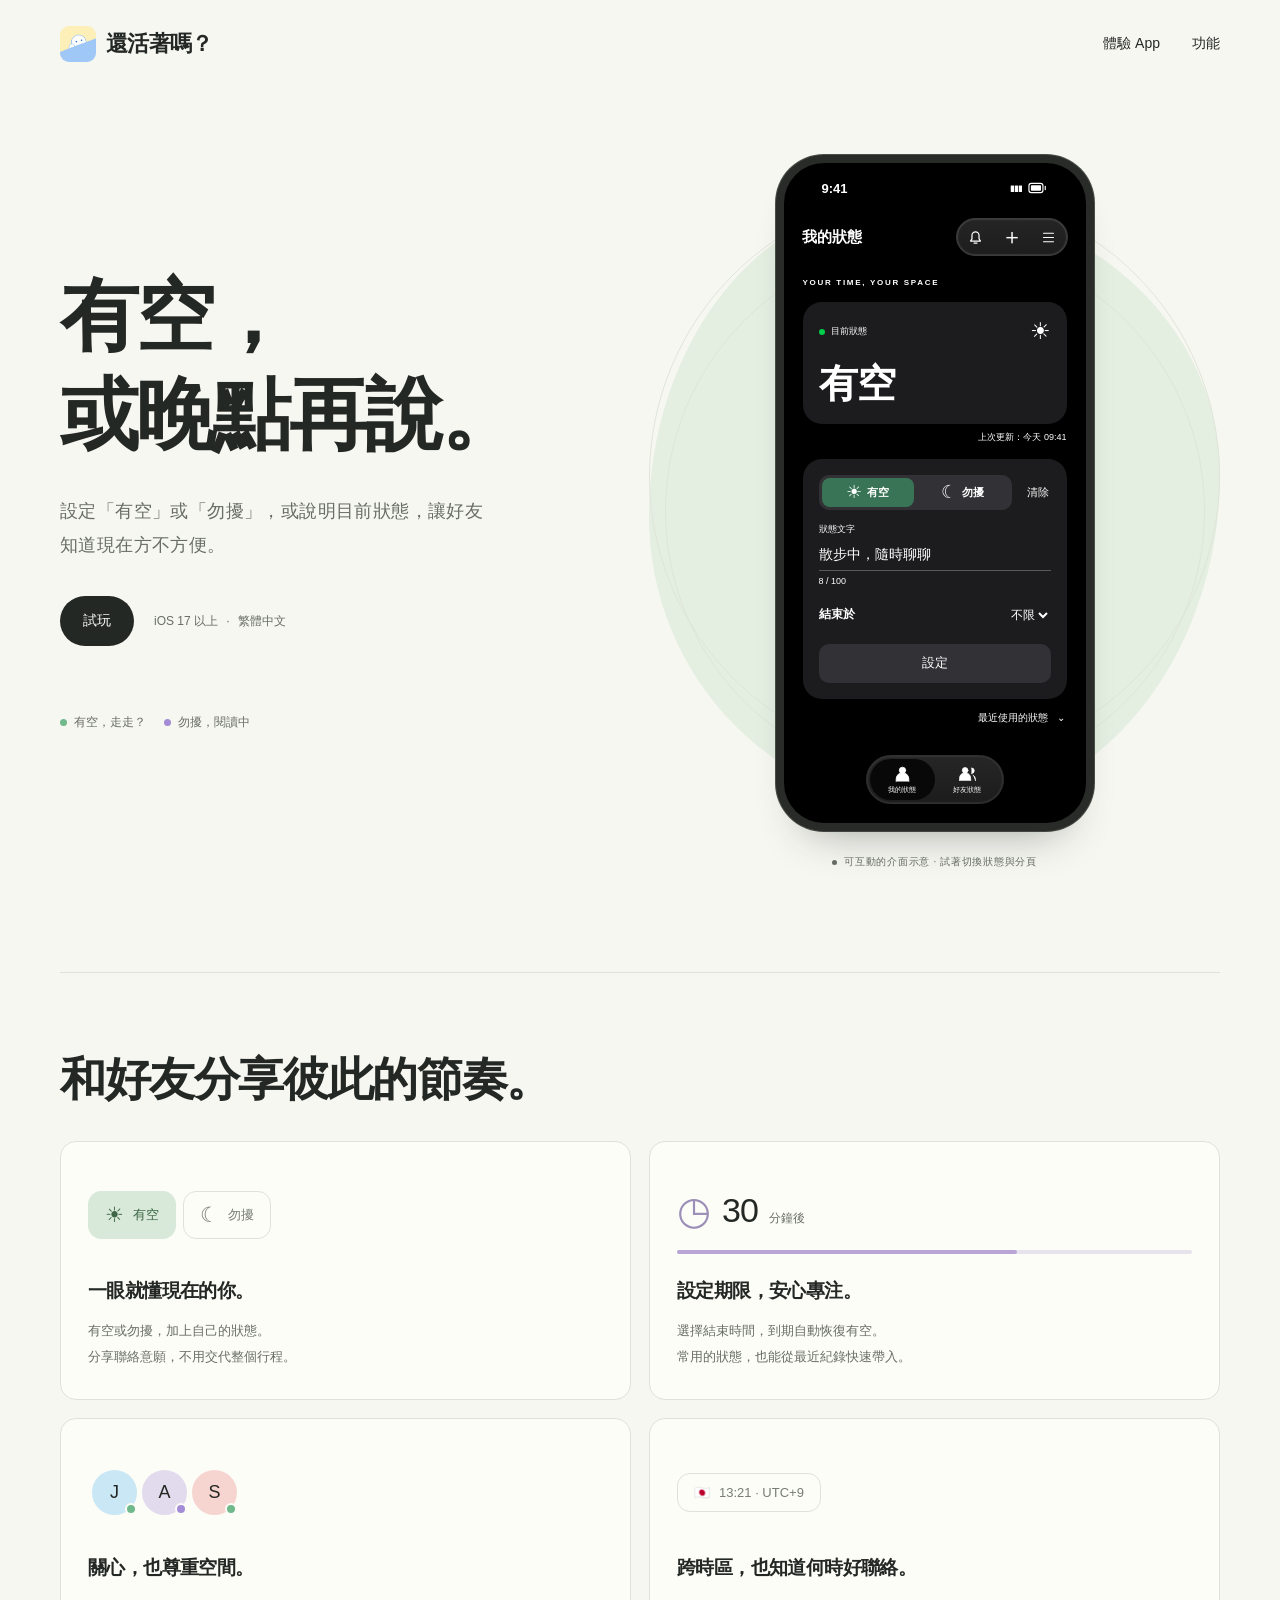
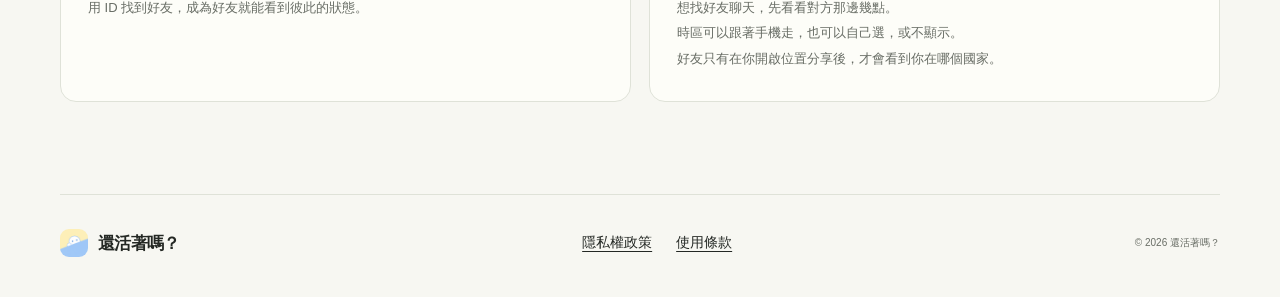
<file: index.html>
<!doctype html>
<html lang="zh-Hant">

<head>
  <meta charset="utf-8">
  <meta name="viewport" content="width=device-width, initial-scale=1">
  <meta name="theme-color" content="#f7f7f2">
  <meta name="description" content="還活著嗎？讓你用有空、勿擾與一句狀態，和好友分享何時方便聯絡。留一點時間，給自己。">
  <meta property="og:title" content="還活著嗎？｜和好友分享何時方便聯絡">
  <meta property="og:description" content="讓好友知道，什麼時候是剛剛好的時候。iOS 聯絡狀態分享 App。">
  <meta property="og:type" content="website">
  <title>還活著嗎？｜和好友分享何時方便聯絡</title>
  <link rel="icon" type="image/png" href="assets/app-icon.png">
  <link rel="stylesheet" href="styles.css">
  <script src="script.js" defer></script>
</head>

<body>
  <a class="skip-link" href="#main">跳至主要內容</a>
  <header class="site-header wrap">
    <a class="brand" href="#" aria-label="還活著嗎？首頁"><img src="assets/app-icon.png" width="36" height="36"
        alt=""><span>還活著嗎？</span></a>
    <nav aria-label="主要導覽"><a class="nav-demo" href="#demo">體驗 App</a><a href="#features">功能</a></nav>
  </header>

  <main id="main">
    <section class="hero wrap" aria-labelledby="hero-title">
      <div class="hero-copy">
        <h1 id="hero-title">有空，<br>或晚點再說。</h1>
        <p class="intro">設定「有空」或「勿擾」，或說明目前狀態，讓好友知道現在方不方便。</p>
        <div class="hero-actions"><a class="button primary" href="#demo">試玩</a><span class="platform">iOS 17 以上 <span
              aria-hidden="true">·</span> 繁體中文</span></div>
        <div class="status-notes" aria-label="狀態範例"><span><i class="dot green"></i>有空，走走？</span><span><i
              class="dot purple"></i>勿擾，閱讀中</span></div>
      </div>

      <div class="showcase" id="demo">
        <div class="orbit orbit-one" aria-hidden="true"></div>
        <div class="orbit orbit-two" aria-hidden="true"></div>
        <div class="phone" aria-label="還活著嗎？ 互動介面示意">
          <div class="phone-screen">
            <div class="device-status" aria-hidden="true"><span>9:41</span><span class="island"></span><span
                class="device-signals">▮▮▮ <svg viewBox="0 0 24 18">
                  <rect x="1" y="3" width="18" height="12" rx="3" />
                  <rect x="3.5" y="5.5" width="13" height="7" rx="1" style="fill:currentColor;stroke:none" />
                  <path d="M22 7v4" />
                </svg></span></div>
            <div class="app-header">
              <h2 id="app-title">我的狀態</h2><span class="app-tools" aria-hidden="true"><svg viewBox="0 0 24 24">
                  <path d="M5 17h14l-2-3V9a5 5 0 0 0-10 0v5zm5 3h4" />
                </svg><span>＋</span><svg viewBox="0 0 24 24">
                  <path d="M5 6h14M5 12h14M5 18h14" />
                </svg></span>
            </div>
            <div class="app-page" id="status-panel" role="tabpanel" aria-labelledby="status-tab">
              <p class="app-slogan">YOUR TIME, YOUR SPACE</p>
              <div class="current-card" id="current-card">
                <div class="current-caption"><span><i class="dot green" id="current-dot"></i>目前狀態</span><span
                    class="status-symbol" id="current-symbol" aria-hidden="true">☀</span></div>
                <div class="current-state" id="current-state">有空</div>
                <p id="current-message"></p>
              </div>
              <p class="last-update" id="last-update">上次更新：今天 09:41</p>
              <div class="editor-card">
                <div class="availability-row">
                  <fieldset class="availability">
                    <legend class="sr-only">選擇狀態</legend><label class="status-option available"><input type="radio"
                        name="availability" value="available" checked><span><b aria-hidden="true">☀</b>
                        有空</span></label><label class="status-option dnd"><input type="radio" name="availability"
                        value="dnd"><span><b aria-hidden="true">☾</b> 勿擾</span></label>
                  </fieldset><button class="clear-status" id="clear-status" type="button">清除</button>
                </div>
                <label class="message-label" for="demo-message">狀態文字</label><input id="demo-message" type="text"
                  value="散步中，隨時聊聊" maxlength="100" autocomplete="off"><span class="character-count"
                  id="character-count">9 / 100</span>
                <div class="end-time"><label for="demo-duration">結束於</label><select id="demo-duration">
                    <option value="30">30 分鐘後</option>
                    <option value="60">1 小時後</option>
                    <option value="120">2 小時後</option>
                    <option value="none" selected>不限</option>
                  </select></div>
                <button class="publish-button" id="publish-status" type="button">設定</button>
              </div>
              <details class="recent-status">
                <summary>最近使用的狀態</summary><button type="button" id="restore-status">散步中，隨時聊聊</button>
              </details>
              <p class="demo-feedback" id="demo-feedback" role="status">預覽中的資料不會保存或傳送</p>
            </div>
            <div class="app-page friends-page" id="friends-panel" role="tabpanel" aria-labelledby="friends-tab" hidden>

              <p class="friend-section-label">好友（3）</p>
              <div class="friend-list">
                <div class="friend-card"><span class="avatar lavender">Y<span id="self-symbol"
                      class="friend-icon available-text" aria-hidden="true">☀</span></span>
                  <div>
                    <div class="friend-heading">
                      <h3>我 <span id="self-state" class="friend-state available-text">有空</span></h3>
                      <div class="friend-location"><span role="img" aria-label="台灣">🇹🇼</span><time
                          data-time-zone="Asia/Taipei"></time></div>
                    </div>
                    <p id="self-message">散步中，隨時聊聊</p>
                  </div>
                </div>
                <div class="friend-card"><span class="avatar mint">J<span class="friend-icon available-text"
                      aria-hidden="true">☀</span></span>
                  <div>
                    <div class="friend-heading">
                      <h3>Jamie <span class="friend-state available-text">有空</span></h3>
                      <div class="friend-location"><span role="img" aria-label="日本">🇯🇵</span><time
                          data-time-zone="Asia/Tokyo"></time></div>
                    </div>
                    <p>咖啡時間，來聊聊？</p>
                  </div>
                </div>
                <div class="friend-card"><span class="avatar lavender">A<span class="friend-icon dnd-text"
                      aria-hidden="true">☾</span></span>
                  <div>
                    <div class="friend-heading">
                      <h3>Alex <span class="friend-state dnd-text">勿擾</span></h3>
                      <div class="friend-location"><span role="img" aria-label="美國">🇺🇸</span><time
                          data-time-zone="America/Los_Angeles"></time></div>
                    </div>
                    <p>專心閱讀中</p><span class="friend-time">30 分鐘後結束</span>
                  </div>
                </div>
                <div class="friend-card"><span class="avatar sand">S<span class="friend-icon available-text"
                      aria-hidden="true">☀</span></span>
                  <div>
                    <div class="friend-heading">
                      <h3>Sam <span class="friend-state available-text">有空</span></h3>
                      <div class="friend-location"><span role="img" aria-label="英國">🇬🇧</span><time
                          data-time-zone="Europe/London"></time></div>
                    </div>
                    <p>今天想去走走</p>
                  </div>
                </div>
              </div>
              <div class="friends-note"><span aria-hidden="true">♡</span>
                <p>知道彼此的節奏，<br>聯繫也能輕鬆一點。</p>
              </div>

            </div>
            <div class="app-tabs" role="tablist" aria-label="介面示意分頁"><button id="status-tab" class="app-tab" role="tab"
                aria-selected="true" aria-controls="status-panel" tabindex="0"><svg viewBox="0 0 24 24"
                  aria-hidden="true">
                  <circle cx="12" cy="8" r="4" />
                  <path d="M4 22v-3a8 8 0 0 1 16 0v3" />
                </svg>我的狀態</button><button id="friends-tab" class="app-tab" role="tab" aria-selected="false"
                aria-controls="friends-panel" tabindex="-1"><svg viewBox="0 0 24 24" aria-hidden="true">
                  <circle cx="9" cy="8" r="3.5" />
                  <path d="M2 21v-3a7 7 0 0 1 14 0v3M17 5a3.5 3.5 0 0 1 0 7m2 2a6 6 0 0 1 3 5v2" />
                </svg>好友狀態</button></div>
            <div class="home-indicator" aria-hidden="true"></div>
          </div>
        </div>
        <p class="showcase-caption"><span class="caption-dot" aria-hidden="true"></span> 可互動的介面示意 · 試著切換狀態與分頁</p>
      </div>
    </section>


    <section class="features wrap" id="features" aria-labelledby="features-title">
      <h2 id="features-title">和好友分享彼此的節奏。</h2>
      <div class="feature-grid">
        <article class="feature-card">
          <div class="mini-status" aria-hidden="true"><span class="mini-pill active"><span>☀</span> 有空</span><span
              class="mini-pill"><span>☾</span> 勿擾</span></div>
          <h3>一眼就懂現在的你。</h3>
          <p>有空或勿擾，加上自己的狀態。<br>分享聯絡意願，不用交代整個行程。</p>
        </article>
        <article class="feature-card">
          <div class="mini-timer" aria-hidden="true"><span class="timer-symbol">◷</span><span>30
              <small>分鐘後</small></span><span class="timer-line"></span></div>
          <h3>設定期限，安心專注。</h3>
          <p>選擇結束時間，到期自動恢復有空。<br>常用的狀態，也能從最近紀錄快速帶入。</p>
        </article>
        <article class="feature-card">
          <div class="mini-people" aria-hidden="true"><span class="person-circle mint">J<i
                class="dot green"></i></span><span class="person-circle lavender">A<i
                class="dot purple"></i></span><span class="person-circle sand">S<i class="dot green"></i></span></div>
          <h3>關心，也尊重空間。</h3>
          <p>用 ID 找到好友，成為好友就能看到彼此的狀態。</p>
        </article>
        <article class="feature-card timezone-feature">
          <div class="mini-timezone" aria-hidden="true">
            <span class="mini-pill">🇯🇵 <span class="mini-timezone-clock">13:21 · UTC+9</span></span>
          </div>
          <h3>跨時區，也知道何時好聯絡。</h3>
          <p>想找好友聊天，先看看對方那邊幾點。<br>時區可以跟著手機走，也可以自己選，或不顯示。<br>好友只有在你開啟位置分享後，才會看到你在哪個國家。</p>
        </article>
      </div>
    </section>
  </main>
  <footer class="site-footer wrap"><a class="brand" href="#"><img src="assets/app-icon.png" width="28" height="28"
        alt=""><span>還活著嗎？</span></a>
    <nav class="policy-links" aria-label="政策與條款"><a href="privacy.html">隱私權政策</a><a
        href="terms_conditions.html">使用條款</a></nav><small>© <span id="year">2026</span> 還活著嗎？</small>
  </footer>
</body>

</html>
</file>
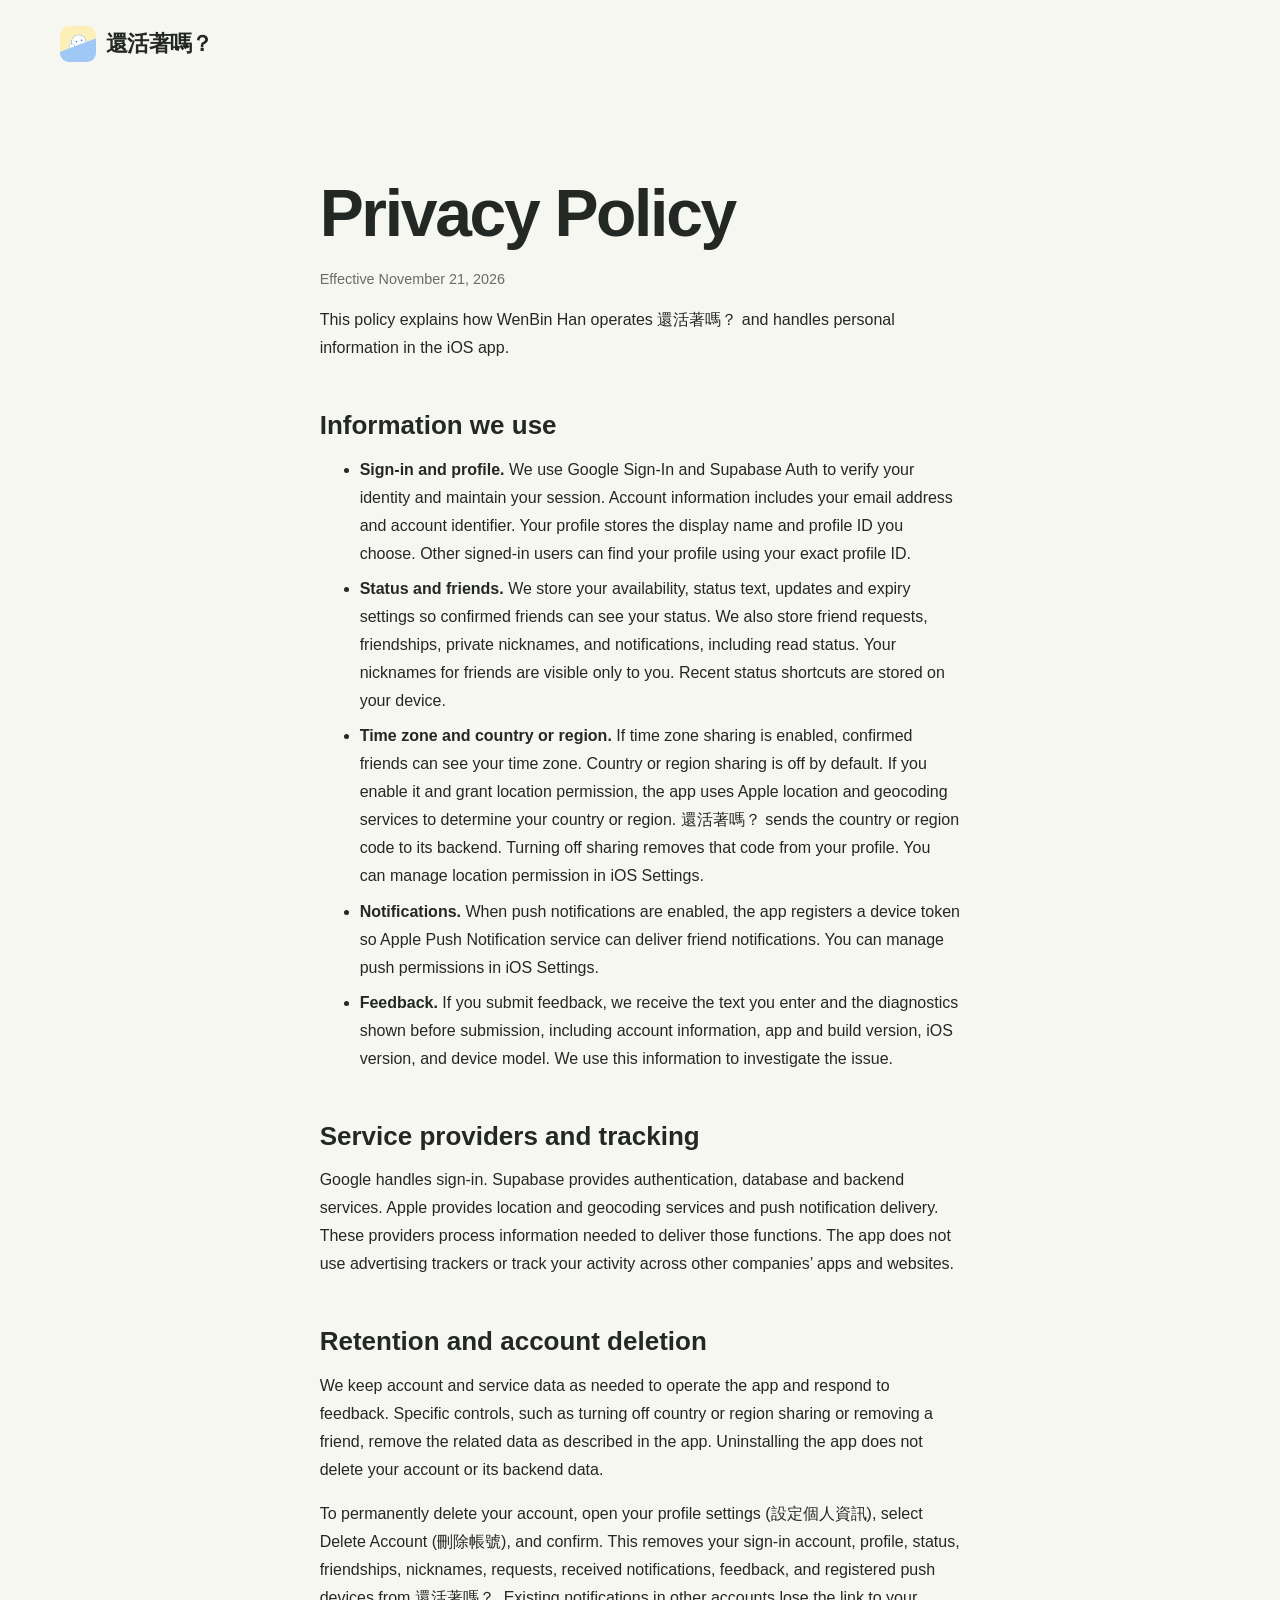
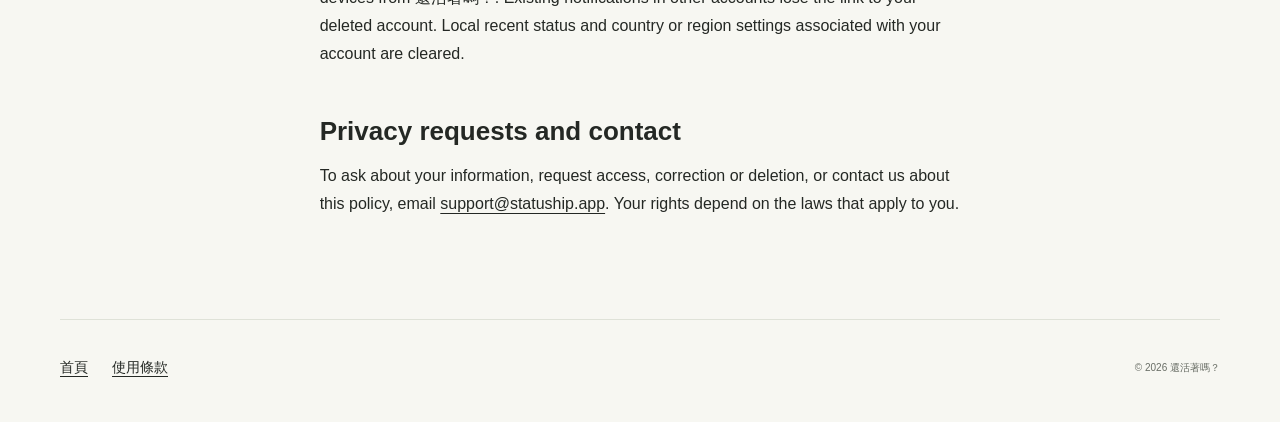
<file: privacy.html>
<!doctype html>
<html lang="en">
<head>
  <meta charset="utf-8">
  <meta name="viewport" content="width=device-width, initial-scale=1">
  <title>Privacy Policy | 還活著嗎？</title>
  <link rel="icon" href="assets/app-icon.png">
  <link rel="stylesheet" href="styles.css">
</head>
<body>
  <a class="skip-link" href="#main">Skip to content</a>
  <header class="site-header wrap">
    <a class="brand" href="index.html" aria-label="還活著嗎？ home">
      <img src="assets/app-icon.png" width="36" height="36" alt="">
      <span lang="zh-Hant">還活著嗎？</span>
    </a>
  </header>
  <main class="policy-page wrap" id="main">
    <h1>Privacy Policy</h1>
    <p class="policy-date">Effective <time datetime="2026-11-21">November 21, 2026</time></p>
    <p>This policy explains how WenBin Han operates 還活著嗎？ and handles personal information in the iOS app.</p>

    <h2>Information we use</h2>
    <ul>
      <li><strong>Sign-in and profile.</strong> We use Google Sign-In and Supabase Auth to verify your identity and maintain your session. Account information includes your email address and account identifier. Your profile stores the display name and profile ID you choose. Other signed-in users can find your profile using your exact profile ID.</li>
      <li><strong>Status and friends.</strong> We store your availability, status text, updates and expiry settings so confirmed friends can see your status. We also store friend requests, friendships, private nicknames, and notifications, including read status. Your nicknames for friends are visible only to you. Recent status shortcuts are stored on your device.</li>
      <li><strong>Time zone and country or region.</strong> If time zone sharing is enabled, confirmed friends can see your time zone. Country or region sharing is off by default. If you enable it and grant location permission, the app uses Apple location and geocoding services to determine your country or region. 還活著嗎？ sends the country or region code to its backend. Turning off sharing removes that code from your profile. You can manage location permission in iOS Settings.</li>
      <li><strong>Notifications.</strong> When push notifications are enabled, the app registers a device token so Apple Push Notification service can deliver friend notifications. You can manage push permissions in iOS Settings.</li>
      <li><strong>Feedback.</strong> If you submit feedback, we receive the text you enter and the diagnostics shown before submission, including account information, app and build version, iOS version, and device model. We use this information to investigate the issue.</li>
    </ul>

    <h2>Service providers and tracking</h2>
    <p>Google handles sign-in. Supabase provides authentication, database and backend services. Apple provides location and geocoding services and push notification delivery. These providers process information needed to deliver those functions. The app does not use advertising trackers or track your activity across other companies’ apps and websites.</p>

    <h2>Retention and account deletion</h2>
    <p>We keep account and service data as needed to operate the app and respond to feedback. Specific controls, such as turning off country or region sharing or removing a friend, remove the related data as described in the app. Uninstalling the app does not delete your account or its backend data.</p>
    <p>To permanently delete your account, open your profile settings (設定個人資訊), select Delete Account (刪除帳號), and confirm. This removes your sign-in account, profile, status, friendships, nicknames, requests, received notifications, feedback, and registered push devices from 還活著嗎？. Existing notifications in other accounts lose the link to your deleted account. Local recent status and country or region settings associated with your account are cleared.</p>

    <h2>Privacy requests and contact</h2>
    <p>To ask about your information, request access, correction or deletion, or contact us about this policy, email <a href="mailto:support@statuship.app">support@statuship.app</a>. Your rights depend on the laws that apply to you.</p>
  </main>
  <footer class="site-footer wrap">
    <nav class="policy-links" aria-label="Site policies">
      <a href="index.html">首頁</a>
      <a href="terms_conditions.html">使用條款</a>
    </nav>
    <small>© 2026 還活著嗎？</small>
  </footer>
</body>
</html>
</file>
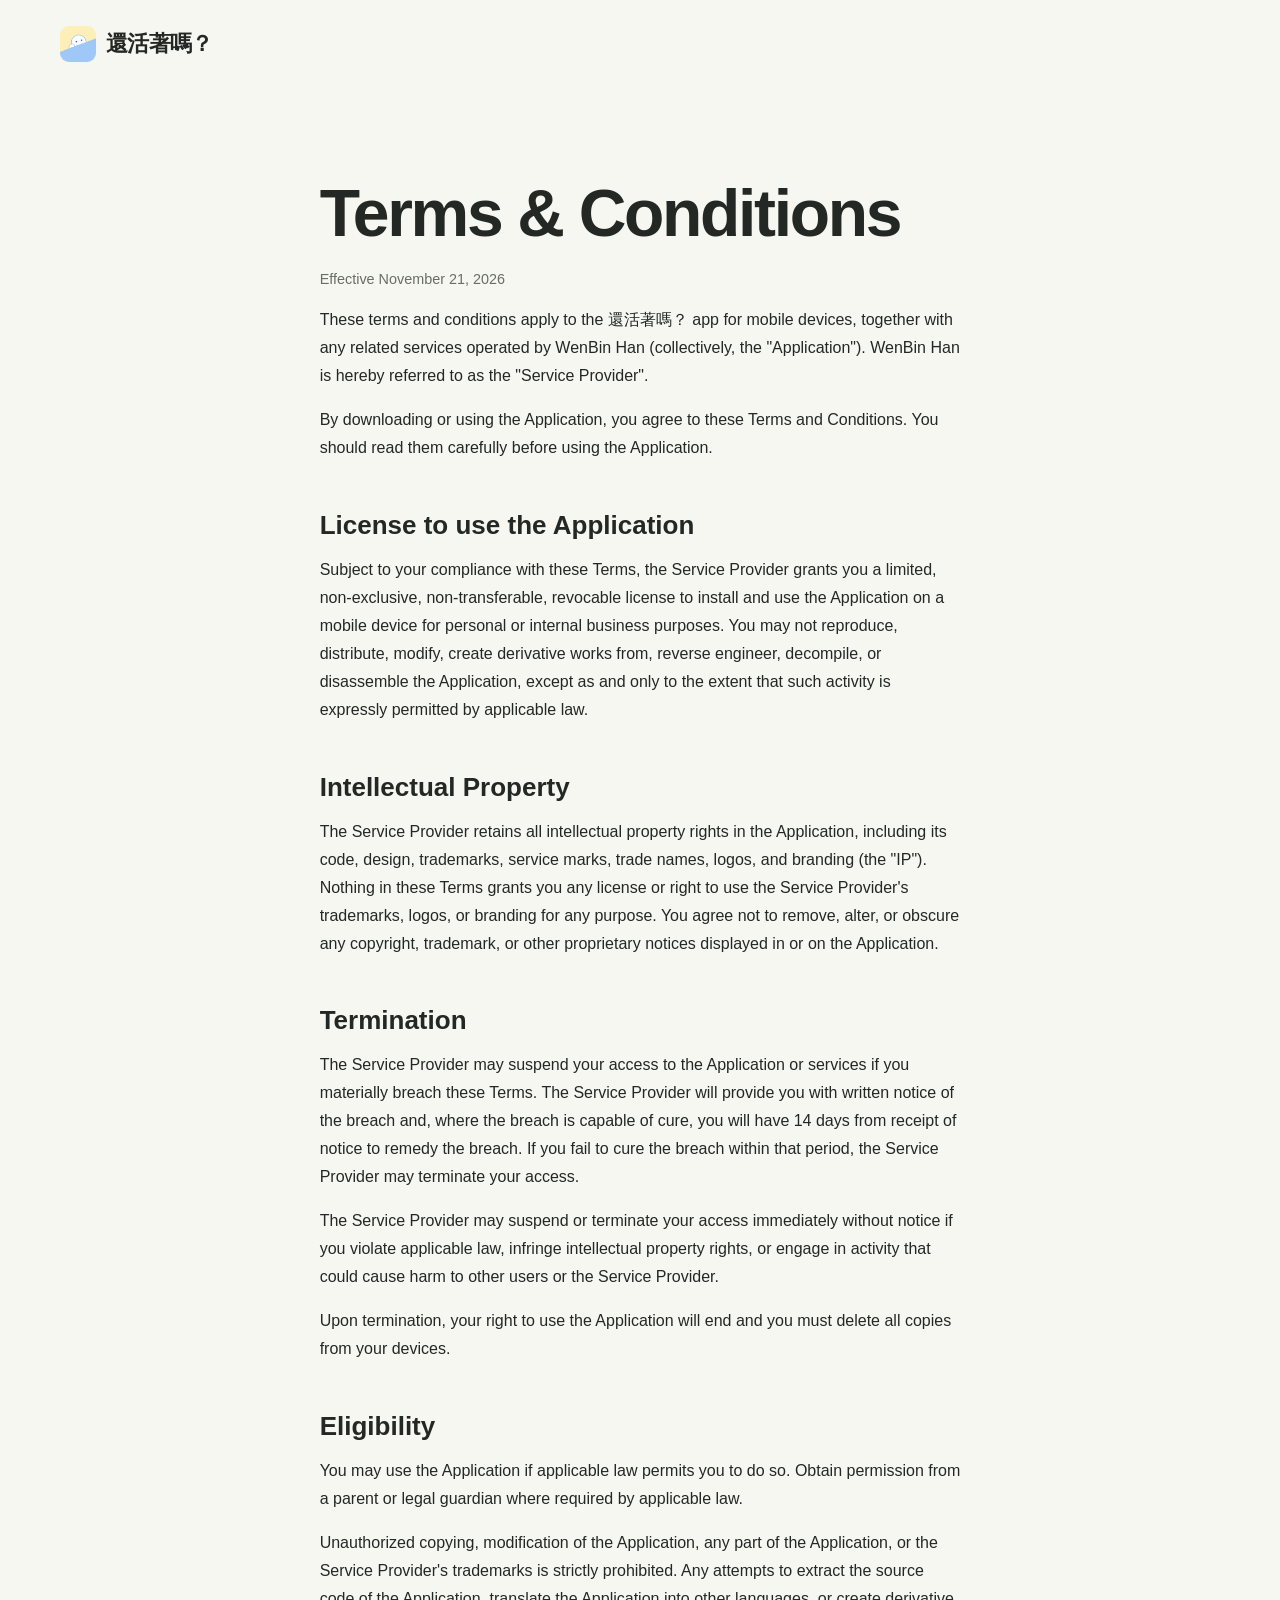
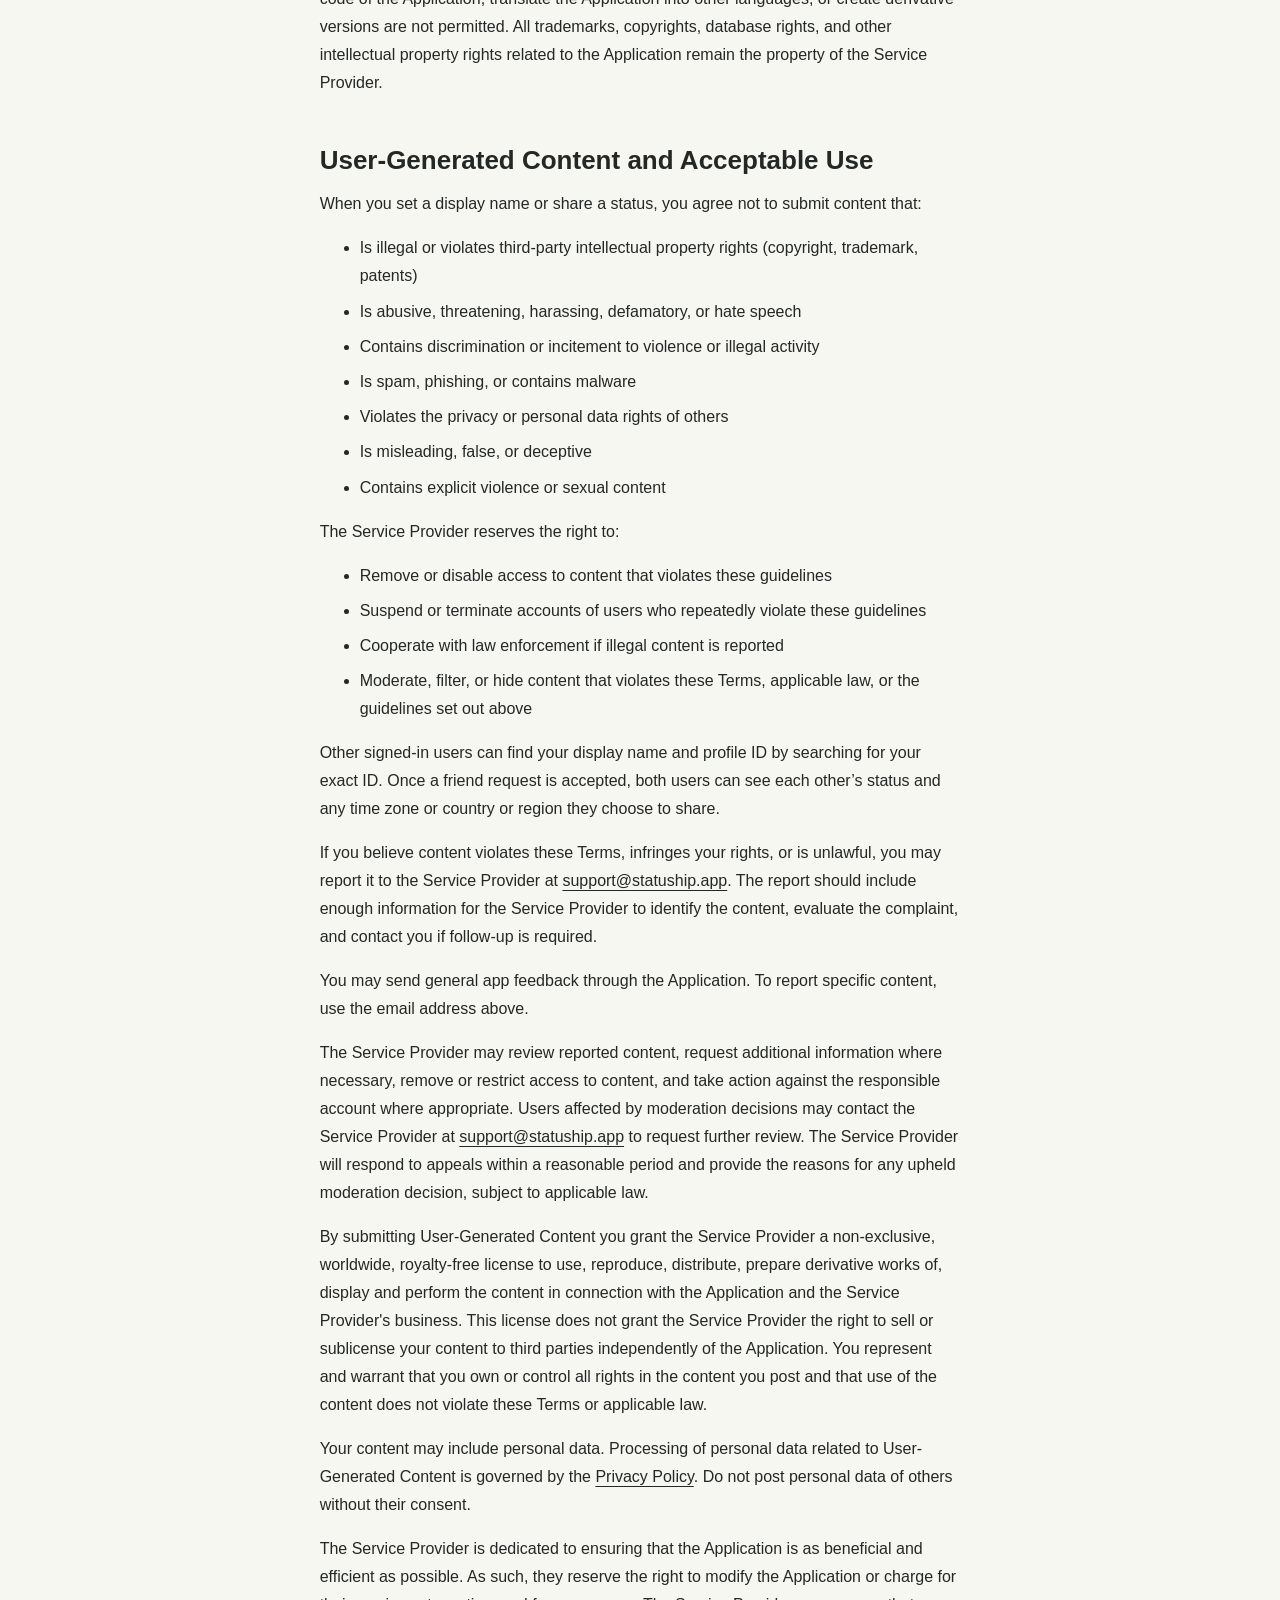
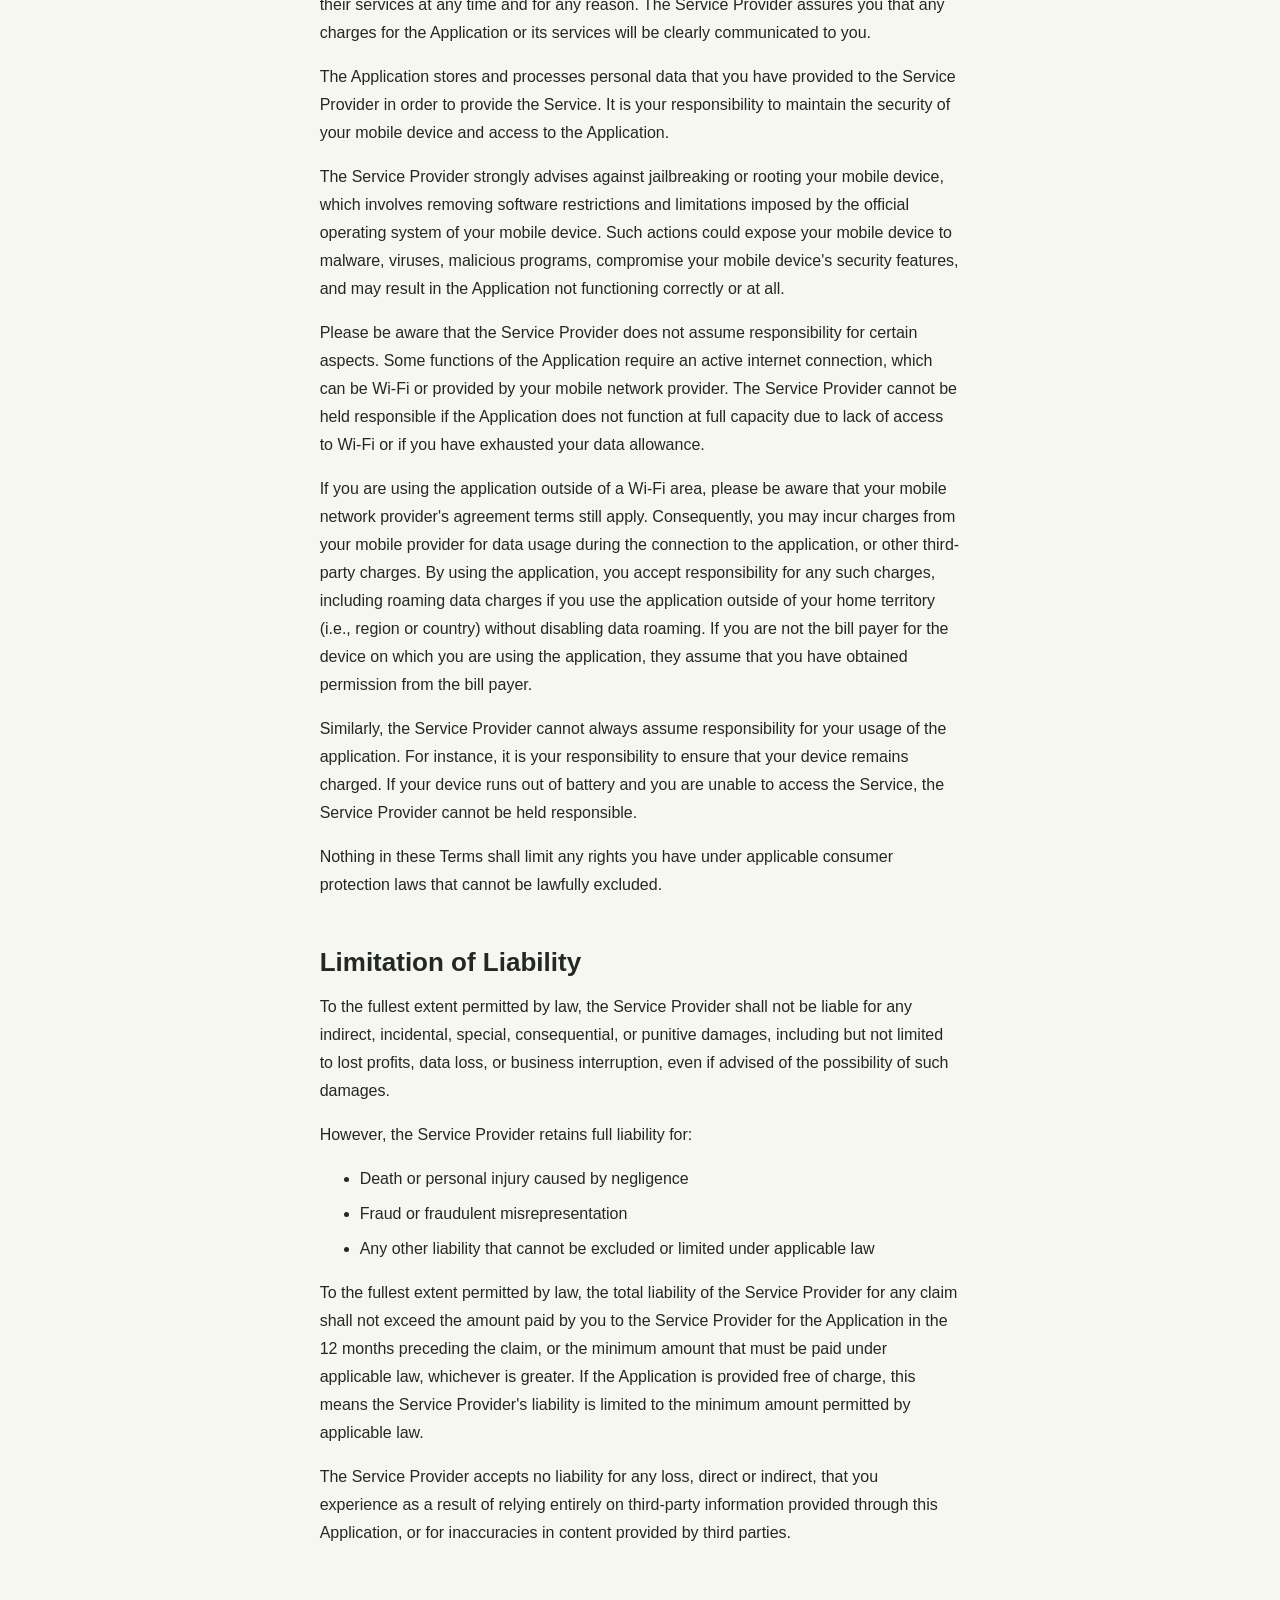
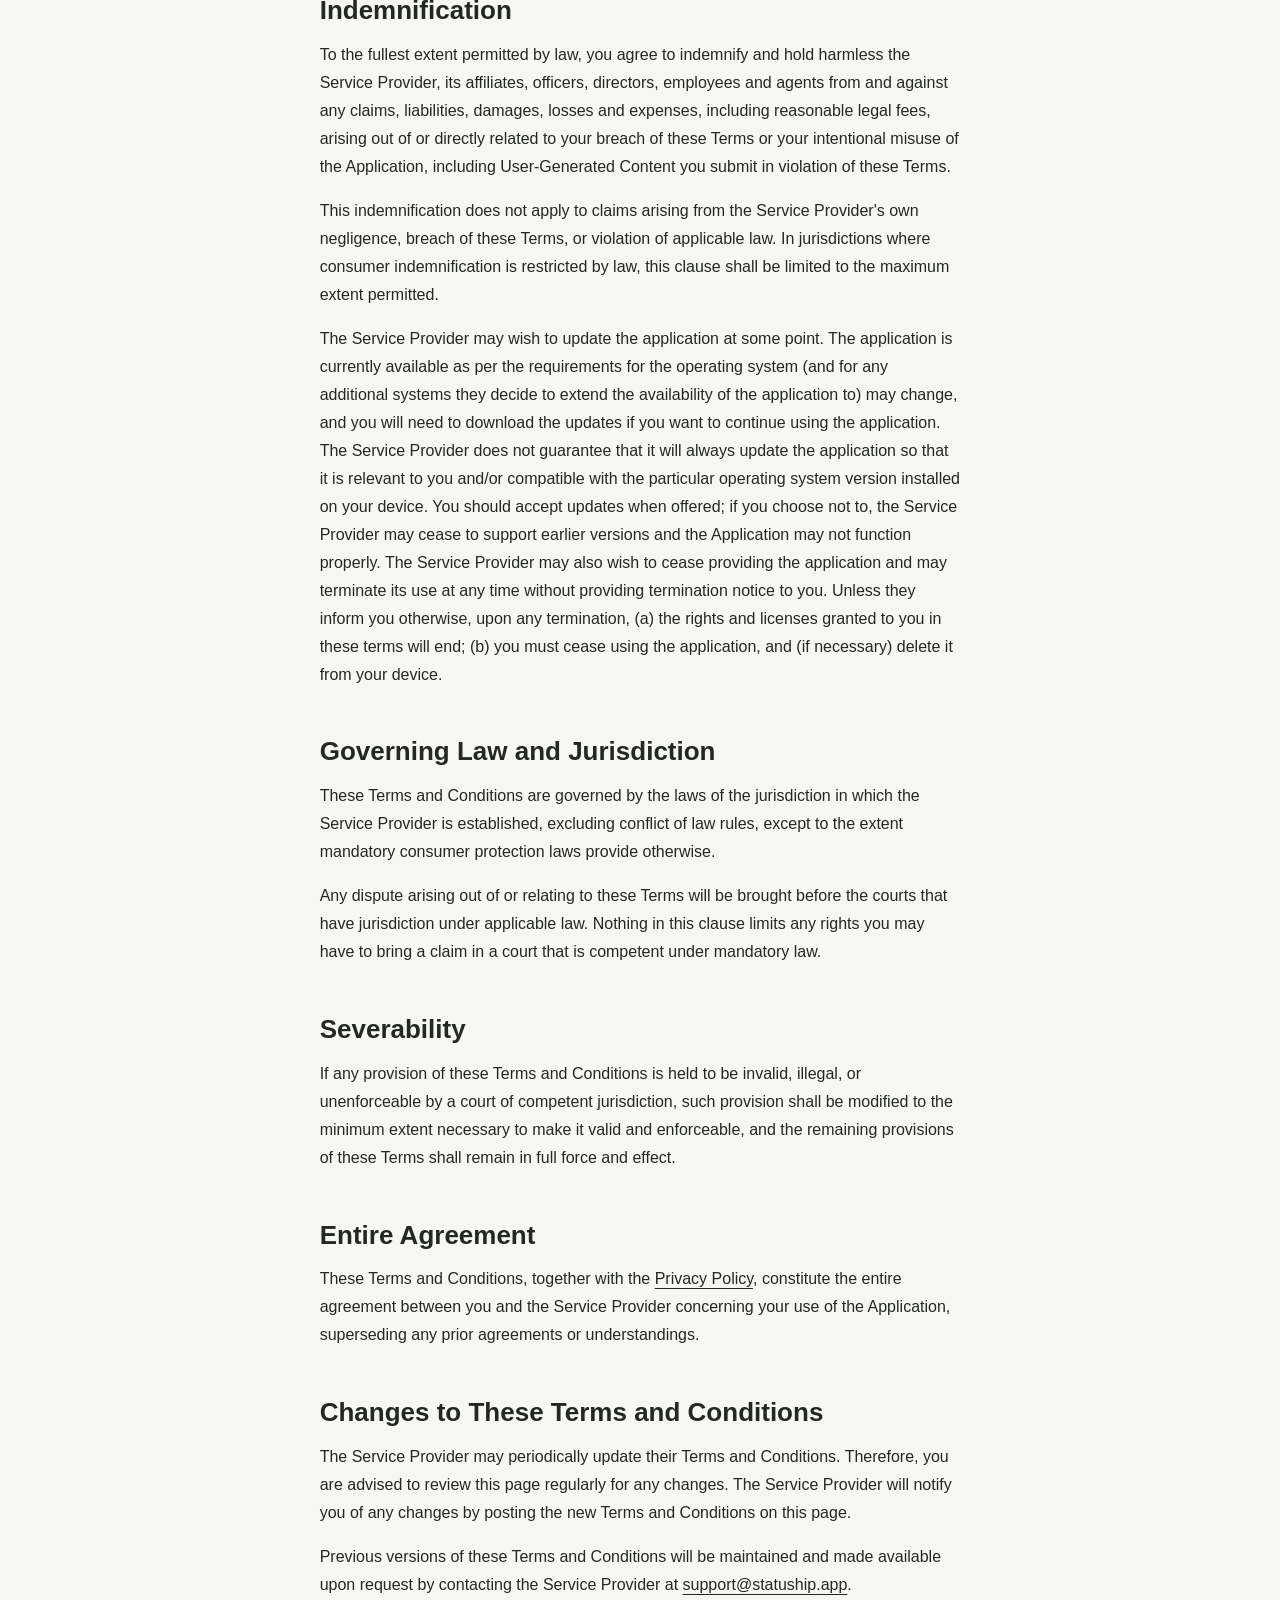
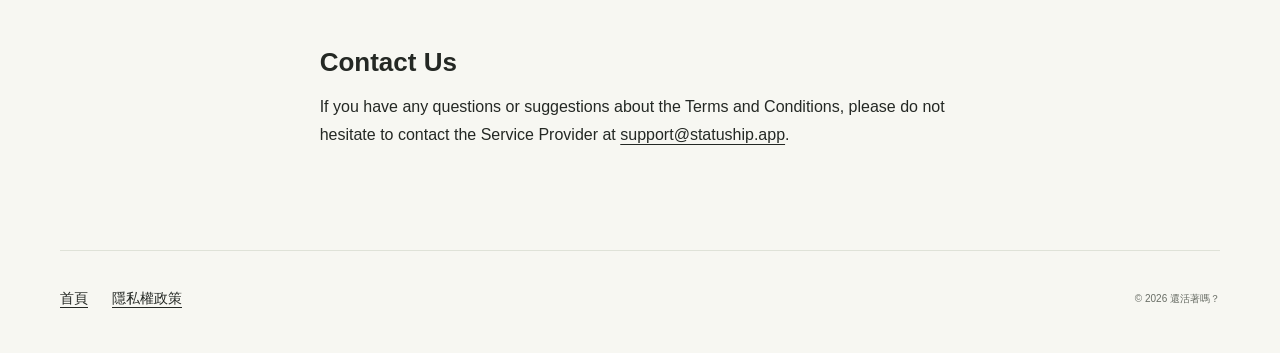
<file: terms_conditions.html>
<!doctype html>
<html lang="en">
<head>
  <meta charset="utf-8">
  <meta name="viewport" content="width=device-width, initial-scale=1">
  <title>Terms &amp; Conditions | 還活著嗎？</title>
  <link rel="icon" href="assets/app-icon.png">
  <link rel="stylesheet" href="styles.css">
</head>
<body>
  <a class="skip-link" href="#main">Skip to content</a>
  <header class="site-header wrap">
    <a class="brand" href="index.html" aria-label="還活著嗎？ home">
      <img src="assets/app-icon.png" width="36" height="36" alt="">
      <span lang="zh-Hant">還活著嗎？</span>
    </a>
  </header>
  <main class="policy-page wrap" id="main">
    <h1>Terms &amp; Conditions</h1>
    <p class="policy-date">Effective <time datetime="2026-11-21">November 21, 2026</time></p>
    <p>These terms and conditions apply to the 還活著嗎？ app for mobile devices, together with any related services operated by WenBin Han (collectively, the "Application"). WenBin Han is hereby referred to as the "Service Provider".</p>
    <p>By downloading or using the Application, you agree to these Terms and Conditions. You should read them carefully before using the Application.</p>
    <h2>License to use the Application</h2>
    <p>Subject to your compliance with these Terms, the Service Provider grants you a limited, non-exclusive, non-transferable, revocable license to install and use the Application on a mobile device for personal or internal business purposes. You may not reproduce, distribute, modify, create derivative works from, reverse engineer, decompile, or disassemble the Application, except as and only to the extent that such activity is expressly permitted by applicable law.</p>
    <h2>Intellectual Property</h2>
    <p>The Service Provider retains all intellectual property rights in the Application, including its code, design, trademarks, service marks, trade names, logos, and branding (the "IP"). Nothing in these Terms grants you any license or right to use the Service Provider's trademarks, logos, or branding for any purpose. You agree not to remove, alter, or obscure any copyright, trademark, or other proprietary notices displayed in or on the Application.</p>
    <h2>Termination</h2>
    <p>The Service Provider may suspend your access to the Application or services if you materially breach these Terms. The Service Provider will provide you with written notice of the breach and, where the breach is capable of cure, you will have 14 days from receipt of notice to remedy the breach. If you fail to cure the breach within that period, the Service Provider may terminate your access.</p>
    <p>The Service Provider may suspend or terminate your access immediately without notice if you violate applicable law, infringe intellectual property rights, or engage in activity that could cause harm to other users or the Service Provider.</p>
    <p>Upon termination, your right to use the Application will end and you must delete all copies from your devices.</p>
    <h2>Eligibility</h2>
    <p>You may use the Application if applicable law permits you to do so. Obtain permission from a parent or legal guardian where required by applicable law.</p>
    <p>Unauthorized copying, modification of the Application, any part of the Application, or the Service Provider's trademarks is strictly prohibited. Any attempts to extract the source code of the Application, translate the Application into other languages, or create derivative versions are not permitted. All trademarks, copyrights, database rights, and other intellectual property rights related to the Application remain the property of the Service Provider.</p>
    <h2>User-Generated Content and Acceptable Use</h2>
    <p>When you set a display name or share a status, you agree not to submit content that:</p>
    <ul><li>Is illegal or violates third-party intellectual property rights (copyright, trademark, patents)</li><li>Is abusive, threatening, harassing, defamatory, or hate speech</li><li>Contains discrimination or incitement to violence or illegal activity</li><li>Is spam, phishing, or contains malware</li><li>Violates the privacy or personal data rights of others</li><li>Is misleading, false, or deceptive</li><li>Contains explicit violence or sexual content</li></ul>
    <p>The Service Provider reserves the right to:</p>
    <ul><li>Remove or disable access to content that violates these guidelines</li><li>Suspend or terminate accounts of users who repeatedly violate these guidelines</li><li>Cooperate with law enforcement if illegal content is reported</li><li>Moderate, filter, or hide content that violates these Terms, applicable law, or the guidelines set out above</li></ul>
    <p>Other signed-in users can find your display name and profile ID by searching for your exact ID. Once a friend request is accepted, both users can see each other’s status and any time zone or country or region they choose to share.</p>
    <p>If you believe content violates these Terms, infringes your rights, or is unlawful, you may report it to the Service Provider at <a href="mailto:support@statuship.app">support@statuship.app</a>. The report should include enough information for the Service Provider to identify the content, evaluate the complaint, and contact you if follow-up is required.</p>
    <p>You may send general app feedback through the Application. To report specific content, use the email address above.</p>
    <p>The Service Provider may review reported content, request additional information where necessary, remove or restrict access to content, and take action against the responsible account where appropriate. Users affected by moderation decisions may contact the Service Provider at <a href="mailto:support@statuship.app">support@statuship.app</a> to request further review. The Service Provider will respond to appeals within a reasonable period and provide the reasons for any upheld moderation decision, subject to applicable law.</p>
    <p>By submitting User-Generated Content you grant the Service Provider a non-exclusive, worldwide, royalty-free license to use, reproduce, distribute, prepare derivative works of, display and perform the content in connection with the Application and the Service Provider's business. This license does not grant the Service Provider the right to sell or sublicense your content to third parties independently of the Application. You represent and warrant that you own or control all rights in the content you post and that use of the content does not violate these Terms or applicable law.</p>
    <p>Your content may include personal data. Processing of personal data related to User-Generated Content is governed by the <a href="privacy.html">Privacy Policy</a>. Do not post personal data of others without their consent.</p>
    <p>The Service Provider is dedicated to ensuring that the Application is as beneficial and efficient as possible. As such, they reserve the right to modify the Application or charge for their services at any time and for any reason. The Service Provider assures you that any charges for the Application or its services will be clearly communicated to you.</p>
    <p>The Application stores and processes personal data that you have provided to the Service Provider in order to provide the Service. It is your responsibility to maintain the security of your mobile device and access to the Application.</p>
    <p>The Service Provider strongly advises against jailbreaking or rooting your mobile device, which involves removing software restrictions and limitations imposed by the official operating system of your mobile device. Such actions could expose your mobile device to malware, viruses, malicious programs, compromise your mobile device's security features, and may result in the Application not functioning correctly or at all.</p>
    <p>Please be aware that the Service Provider does not assume responsibility for certain aspects. Some functions of the Application require an active internet connection, which can be Wi-Fi or provided by your mobile network provider. The Service Provider cannot be held responsible if the Application does not function at full capacity due to lack of access to Wi-Fi or if you have exhausted your data allowance.</p>
    <p>If you are using the application outside of a Wi-Fi area, please be aware that your mobile network provider's agreement terms still apply. Consequently, you may incur charges from your mobile provider for data usage during the connection to the application, or other third-party charges. By using the application, you accept responsibility for any such charges, including roaming data charges if you use the application outside of your home territory (i.e., region or country) without disabling data roaming. If you are not the bill payer for the device on which you are using the application, they assume that you have obtained permission from the bill payer.</p>
    <p>Similarly, the Service Provider cannot always assume responsibility for your usage of the application. For instance, it is your responsibility to ensure that your device remains charged. If your device runs out of battery and you are unable to access the Service, the Service Provider cannot be held responsible.</p>
    <p>Nothing in these Terms shall limit any rights you have under applicable consumer protection laws that cannot be lawfully excluded.</p>
    <h2>Limitation of Liability</h2>
    <p>To the fullest extent permitted by law, the Service Provider shall not be liable for any indirect, incidental, special, consequential, or punitive damages, including but not limited to lost profits, data loss, or business interruption, even if advised of the possibility of such damages.</p>
    <p>However, the Service Provider retains full liability for:</p>
    <ul><li>Death or personal injury caused by negligence</li><li>Fraud or fraudulent misrepresentation</li><li>Any other liability that cannot be excluded or limited under applicable law</li></ul>
    <p>To the fullest extent permitted by law, the total liability of the Service Provider for any claim shall not exceed the amount paid by you to the Service Provider for the Application in the 12 months preceding the claim, or the minimum amount that must be paid under applicable law, whichever is greater. If the Application is provided free of charge, this means the Service Provider's liability is limited to the minimum amount permitted by applicable law.</p>
    <p>The Service Provider accepts no liability for any loss, direct or indirect, that you experience as a result of relying entirely on third-party information provided through this Application, or for inaccuracies in content provided by third parties.</p>
    <h2>Indemnification</h2>
    <p>To the fullest extent permitted by law, you agree to indemnify and hold harmless the Service Provider, its affiliates, officers, directors, employees and agents from and against any claims, liabilities, damages, losses and expenses, including reasonable legal fees, arising out of or directly related to your breach of these Terms or your intentional misuse of the Application, including User-Generated Content you submit in violation of these Terms.</p>
    <p>This indemnification does not apply to claims arising from the Service Provider's own negligence, breach of these Terms, or violation of applicable law. In jurisdictions where consumer indemnification is restricted by law, this clause shall be limited to the maximum extent permitted.</p>
    <p>The Service Provider may wish to update the application at some point. The application is currently available as per the requirements for the operating system (and for any additional systems they decide to extend the availability of the application to) may change, and you will need to download the updates if you want to continue using the application. The Service Provider does not guarantee that it will always update the application so that it is relevant to you and/or compatible with the particular operating system version installed on your device. You should accept updates when offered; if you choose not to, the Service Provider may cease to support earlier versions and the Application may not function properly. The Service Provider may also wish to cease providing the application and may terminate its use at any time without providing termination notice to you. Unless they inform you otherwise, upon any termination, (a) the rights and licenses granted to you in these terms will end; (b) you must cease using the application, and (if necessary) delete it from your device.</p>
    <h2>Governing Law and Jurisdiction</h2>
    <p>These Terms and Conditions are governed by the laws of the jurisdiction in which the Service Provider is established, excluding conflict of law rules, except to the extent mandatory consumer protection laws provide otherwise.</p>
    <p>Any dispute arising out of or relating to these Terms will be brought before the courts that have jurisdiction under applicable law. Nothing in this clause limits any rights you may have to bring a claim in a court that is competent under mandatory law.</p>
    <h2>Severability</h2>
    <p>If any provision of these Terms and Conditions is held to be invalid, illegal, or unenforceable by a court of competent jurisdiction, such provision shall be modified to the minimum extent necessary to make it valid and enforceable, and the remaining provisions of these Terms shall remain in full force and effect.</p>
    <h2>Entire Agreement</h2>
    <p>These Terms and Conditions, together with the <a href="privacy.html">Privacy Policy</a>, constitute the entire agreement between you and the Service Provider concerning your use of the Application, superseding any prior agreements or understandings.</p>
    <h2>Changes to These Terms and Conditions</h2>
    <p>The Service Provider may periodically update their Terms and Conditions. Therefore, you are advised to review this page regularly for any changes. The Service Provider will notify you of any changes by posting the new Terms and Conditions on this page.</p>
    <p>Previous versions of these Terms and Conditions will be maintained and made available upon request by contacting the Service Provider at <a href="mailto:support@statuship.app">support@statuship.app</a>.</p>
    <h2>Contact Us</h2>
    <p>If you have any questions or suggestions about the Terms and Conditions, please do not hesitate to contact the Service Provider at <a href="mailto:support@statuship.app">support@statuship.app</a>.</p>
  </main>
  <footer class="site-footer wrap">
    <nav class="policy-links" aria-label="Site policies">
      <a href="index.html">首頁</a>
      <a href="privacy.html">隱私權政策</a>
    </nav>
    <small>© 2026 還活著嗎？</small>
  </footer>
</body>
</html>
</file>
<file: styles.css>
@charset "UTF-8";
:root{--paper:#f7f7f2;--ink:#242824;--muted:#686d65;--line:#dfe2d8;--mint:#83c9a2;--purple:#b3a0e1;--font:-apple-system,BlinkMacSystemFont,"Helvetica Neue","Noto Sans TC","PingFang TC",sans-serif}
*{box-sizing:border-box}html{scroll-behavior:smooth;scroll-padding-top:28px}body{margin:0;background:var(--paper);color:var(--ink);font-family:var(--font);-webkit-font-smoothing:antialiased}a{color:inherit;text-decoration:none}button,input,select{font:inherit}button,a,input,select{-webkit-tap-highlight-color:transparent}button{cursor:pointer}button:focus-visible,a:focus-visible,input:focus-visible,select:focus-visible{outline:3px solid #7c6cab;outline-offset:5px}svg{fill:none;stroke:currentColor;stroke-width:1.7;stroke-linecap:round;stroke-linejoin:round}::selection{background:#cde3d4}button{touch-action:manipulation}.wrap{width:min(1160px,calc(100% - 96px));margin-inline:auto}.skip-link{position:absolute;top:-100px;left:12px;background:var(--ink);color:white;padding:12px;z-index:20}.skip-link:focus{top:10px}.sr-only{position:absolute;width:1px;height:1px;padding:0;overflow:hidden;clip-path:inset(50%);white-space:nowrap}
.site-header{height:112px;display:flex;align-items:center;justify-content:space-between}.brand{display:inline-flex;align-items:center;gap:10px;font-size:22px;font-weight:650;letter-spacing:-.7px}.brand img{border-radius:9px;display:block}.site-header nav{display:flex;gap:32px;align-items:center;font-size:14px}.site-header nav a{padding:12px 0}.nav-demo{border-bottom:0}.nav-demo span{margin-left:16px}.hero{min-height:805px;display:grid;grid-template-columns:1fr 1fr;align-items:center;gap:18px;padding-bottom:72px}.hero-copy{position:relative;z-index:1;padding-bottom:10px}.eyebrow,.section-kicker{font-size:11px;font-weight:650;letter-spacing:2.3px;line-height:1.7}.eyebrow{display:flex;align-items:center;gap:12px;margin-bottom:34px}.tiny-orbit{width:16px;height:16px;border:1.5px solid var(--ink);border-radius:50%;background:linear-gradient(90deg,var(--ink) 50%,transparent 50%)}h1{font-size:clamp(48px,5.4vw,75px);font-weight:650;line-height:1.24;letter-spacing:-3.5px;margin:0 0 30px;white-space:nowrap}.word-self{position:relative;display:inline-block}.word-self svg{position:absolute;left:-2%;width:107%;bottom:-9px;height:15px;stroke:#91bda0;stroke-width:5}.intro{font-size:18px;line-height:1.9;letter-spacing:.4px;color:var(--muted);margin:0 0 34px}.hero-actions{display:flex;align-items:center;gap:20px;flex-wrap:wrap}.button{min-height:50px;padding:16px 23px;border-radius:99px;display:inline-flex;align-items:center;justify-content:space-between;gap:36px;font-size:14px;font-weight:550;transition:transform .2s,background .2s}.primary{background:var(--ink);color:white}.primary:hover{background:#414b3e;transform:translateY(-2px)}.platform{font-size:12px;color:var(--muted)}.platform span{padding-inline:5px}.status-notes{display:flex;gap:18px;margin-top:68px;font-size:12px;color:var(--muted)}.status-notes>span{display:flex;gap:7px;align-items:center}.dot{display:inline-block;width:7px;height:7px;flex:none;border-radius:50%}.green{background:#70b98b}.purple{background:#a48cd7}.showcase{position:relative;display:flex;flex-direction:column;align-items:center;padding-top:16px;scroll-margin-top:20px}.orbit{position:absolute;border:1px solid #e0e5d9;border-radius:50%;pointer-events:none;z-index:0}.orbit-one{width:540px;height:540px;top:102px}.orbit-two{width:640px;height:640px;top:52px}.floating-note{position:absolute;z-index:3;background:#fffefa;border:1px solid #e5e8dd;border-radius:12px;padding:14px 18px;font-size:12px;box-shadow:0 8px 28px #26372807;display:flex;align-items:center;gap:8px;white-space:nowrap}.note-one{top:146px;left:-18px;transform:rotate(-7deg)}.note-two{bottom:122px;right:-26px;transform:rotate(6deg)}.note-two>span{font-size:20px;color:#9182b3}.showcase-caption{font-size:10px;letter-spacing:.7px;color:var(--muted);margin:24px 0 0;display:flex;align-items:center;gap:7px;z-index:1}.caption-dot{height:5px;width:5px;background:var(--muted);border-radius:50%}
.phone{position:relative;background:#292b29;border-radius:48px;padding:8px;box-shadow:0 28px 45px -30px #16241770,0 0 0 1px #4b4f48;width:318px;flex:none;z-index:2}.phone-screen{height:690px;border-radius:40px;overflow:hidden;position:relative;background:#090a09;color:#f6f6f6;display:flex;flex-direction:column}.device-status{height:43px;flex:none;padding:13px 23px 0;display:flex;justify-content:space-between;align-items:flex-start;font-size:11px;font-weight:650;position:relative}.island{position:absolute;background:#000;top:8px;left:50%;transform:translateX(-50%);width:86px;height:25px;border-radius:20px}.device-signals{display:flex;align-items:center;gap:5px;font-size:8px}.device-signals svg{width:21px;height:14px;stroke-width:1.5}.app-header{display:flex;align-items:center;justify-content:space-between;padding:15px 17px 18px;flex:none}.app-header h2{font-size:23px;margin:0;font-weight:700;letter-spacing:-.5px}.app-tools{border:1px solid #3b3b3b;background:#1f201f;border-radius:24px;padding:7px 10px;display:flex;align-items:center;gap:10px;font-size:22px;line-height:1}.app-tools svg{width:18px;height:18px}.app-page{padding:0 15px;flex:1;min-height:0}.app-page[hidden]{display:none}.app-slogan{font-size:7px;letter-spacing:2px;color:#919390;margin:0 0 18px 2px;font-weight:650}.current-card{background:#202120;border-radius:22px;padding:20px 18px 17px}.current-caption{display:flex;align-items:center;justify-content:space-between;font-size:10px}.current-caption>span:first-child{display:flex;gap:6px;align-items:center}.current-caption .dot{width:5px;height:5px}.status-symbol{font-size:25px;color:#aaa}.current-state{font-size:44px;line-height:1.2;font-weight:700;margin-top:15px;letter-spacing:-2px}.current-card p{font-size:12px;margin:8px 0 0;color:#a7aaa5;white-space:nowrap;text-overflow:ellipsis;overflow:hidden}.last-update{font-size:8px;text-align:right;color:#93988f;margin:8px 1px 18px}.editor-card{padding:15px;background:#202120;border-radius:21px}.availability{margin:0 0 15px;border:0;padding:3px;background:#343534;border-radius:12px;display:flex;gap:3px}.status-option{flex:1;position:relative;cursor:pointer}.status-option input{position:absolute;opacity:0;width:1px;height:1px}.status-option>span{height:35px;display:flex;align-items:center;justify-content:center;gap:8px;font-size:12px;font-weight:600;border-radius:9px;color:#aaa}.status-option b{font-size:21px;line-height:1;font-weight:400}.available input:checked+span{background:var(--mint);color:#173724}.dnd input:checked+span{background:var(--purple);color:#30223f}.status-option input:focus-visible+span{outline:2px solid white;outline-offset:1px}.message-label{display:block;font-size:9px;color:#aaa;margin-bottom:6px}#demo-message{display:block;width:100%;border:0;background:transparent;color:#eee;outline-offset:2px;font-size:14px;padding:5px 0 8px;border-bottom:1px solid #41433f;border-radius:0}.end-time{display:flex;align-items:center;justify-content:space-between;font-size:11px;margin:15px 0}.end-time label{font-weight:600}.end-time select{width:auto;max-width:145px;background:transparent;border:none;color:#ddd;font-size:11px;text-align:right;cursor:pointer;padding:5px 0}.end-time select option{color:var(--ink);background:white}.publish-button{width:100%;height:39px;border:0;border-radius:10px;background:#fafafa;color:#161816;font-size:13px;font-weight:600}.publish-button:hover{background:#dce9de}.demo-feedback{font-size:9px;color:#9a9f94;text-align:center;margin:13px 0 0;min-height:14px}.app-tabs{display:flex;margin:8px 33px 8px;border:1px solid #323630;border-radius:30px;padding:3px;background:#1d201c;flex:none}.app-tab{border:0;background:transparent;color:#b4b7ae;font-size:9px;display:flex;align-items:center;justify-content:center;gap:5px;flex:1;padding:9px 2px;border-radius:30px}.app-tab[aria-selected=true]{background:#070907;color:#f2f3ef}.app-tab svg{width:19px;height:19px;stroke-width:1.6}.home-indicator{height:4px;width:96px;background:#ddd;border-radius:9px;margin:3px auto 9px;flex:none}.friends-page .app-slogan{margin-top:0;margin-bottom:28px}.friend-section-label{font-size:14px;font-weight:600;margin:0 2px 13px}.friend-section-label>span{font-weight:400;font-size:11px;color:#aaa;margin-left:4px}.friend-card{background:#202120;border-radius:16px;margin-bottom:9px;padding:17px 12px;display:flex;gap:10px;align-items:center}.avatar{width:32px;height:32px;flex:none;border-radius:50%;display:grid;place-items:center;font-size:13px;font-weight:600;color:#36443c}.mint{background:#d2e6d6}.lavender{background:#e2dbed}.sand{background:#ebe2ca}.friend-card>div{flex:1;min-width:0}.friend-card h3{font-size:12px;margin:0 0 6px;font-weight:600}.friend-state{font-size:8px;font-weight:400;margin-left:5px}.available-text{color:#a1d5af}.dnd-text{color:#c2b0ed}.friend-card p{font-size:10px;margin:0;color:#a9ada4}.friend-time{font-size:8px;color:#93988c;display:block;margin-top:7px}.friend-icon{font-size:24px}.friends-note{text-align:center;margin:30px 0}.friends-note>span{font-size:25px;color:#adb5a4}.friends-note p{font-size:12px;line-height:1.9;color:#a5ad9c}
.principle{border-top:1px solid var(--line);padding:66px 0 72px;display:flex;align-items:flex-start;justify-content:space-between;gap:36px}.principle .section-kicker{max-width:none;white-space:nowrap;color:var(--muted);padding-top:10px}.principle>p{font-size:31px;font-weight:500;line-height:1.65;letter-spacing:-1px;margin:0;max-width:650px}.principle>p>span{color:#7c8574}.features{padding:45px 0 92px}.section-heading{display:flex;justify-content:space-between;align-items:flex-end;gap:30px;margin-bottom:34px}.section-kicker{margin:0 0 13px;color:var(--muted)}.section-heading h2{font-size:35px;letter-spacing:-1.2px;font-weight:600;margin:0}.section-heading>p{font-size:14px;line-height:1.8;color:var(--muted);margin:0}.feature-grid{display:grid;grid-template-columns:repeat(3,1fr);gap:18px}.feature-card{border:1px solid var(--line);border-radius:20px;padding:27px 27px 30px;background:#fdfdf8;min-width:0}.feature-number{font-size:10px;letter-spacing:1.4px;color:var(--muted)}.feature-card h3{font-size:19px;letter-spacing:-.6px;font-weight:600;margin:0 0 14px}.feature-card>p{font-size:13px;line-height:1.95;color:var(--muted);margin:0}.mini-status,.mini-timer,.mini-people{height:126px;display:flex;align-items:center}.mini-status{gap:7px}.mini-pill{border-radius:13px;padding:11px 16px;font-size:13px;display:flex;align-items:center;gap:9px;color:#777d72;border:1px solid #dfe2d8}.mini-pill>span{font-size:21px}.mini-pill.active{background:#d8e9d9;border-color:#d8e9d9;color:#3d6546}.mini-timer{gap:11px;position:relative;padding-bottom:10px}.timer-symbol{font-size:39px;color:#9b8eb7}.mini-timer>span:nth-child(2){font-size:34px;font-weight:500;letter-spacing:-1px}.mini-timer small{font-size:12px;color:var(--muted);letter-spacing:0;margin-left:3px}.timer-line{position:absolute;bottom:24px;left:0;right:0;background:#e6e3ed;height:4px;border-radius:5px}.timer-line:before{content:"";display:block;width:66%;height:4px;background:#b8a5d6;border-radius:5px}.mini-people{padding-left:3px}.person-circle{position:relative;border:4px solid #fdfdf8;border-radius:50%;height:53px;width:53px;margin-left:-3px;display:grid;place-items:center;font-size:18px;font-weight:500}.person-circle .dot{position:absolute;bottom:0;right:0;width:12px;height:12px;border:2px solid #fdfdf8}.closing{padding:70px 0 73px;border-top:1px solid var(--line);text-align:center}.closing-mark{height:35px;width:35px;border:2px solid var(--ink);border-radius:50%;background:linear-gradient(90deg,var(--ink) 50%,transparent 50%);margin:0 auto 28px}.closing h2{font-size:48px;line-height:1.35;letter-spacing:-1.5px;font-weight:550;margin:22px 0 30px}.release-note{font-size:11px;color:var(--muted);margin-top:18px}.site-footer{border-top:1px solid var(--line);display:flex;justify-content:space-between;align-items:center;padding:26px 0 32px}.site-footer .brand{font-size:17px}.site-footer p{font-size:9px;letter-spacing:1.7px;color:var(--muted)}.site-footer small{font-size:10px;color:var(--muted)}
@media(min-width:1450px){.hero{min-height:840px}}
@media(max-width:1050px){.wrap{width:calc(100% - 64px)}.hero{gap:0;min-height:760px}h1{font-size:56px}.hero-actions{gap:15px}.platform{font-size:10px}.note-one{left:-8px;top:118px;font-size:10px;padding:12px}.note-two{right:-5px;font-size:10px;padding:12px}.orbit-one{width:410px;height:410px;top:160px}.orbit-two{width:490px;height:490px;top:120px}.feature-card{padding-inline:20px}.feature-card h3{font-size:17px}.feature-card>p{font-size:12px}.mini-pill{padding:10px 12px}.principle>p{font-size:27px}.showcase-caption{font-size:9px}}
@media(max-width:760px){.wrap{width:calc(100% - 44px)}.site-header{height:86px}.brand{font-size:20px}.brand img{width:32px;height:32px}.site-header nav{gap:21px;font-size:12px}.hero{display:flex;flex-direction:column;min-height:0;padding-top:42px;padding-bottom:50px;gap:44px}.hero-copy{width:100%;padding:0}.eyebrow{font-size:9px;letter-spacing:2px;margin-bottom:24px}h1{font-size:clamp(45px,9vw,65px);letter-spacing:-2.5px;margin-bottom:27px}.intro{font-size:16px;line-height:1.85;margin-bottom:27px}.hero-actions{gap:16px}.button{min-height:47px;padding:14px 21px;font-size:13px;gap:25px}.platform{font-size:10px}.status-notes{margin-top:28px;font-size:11px;gap:16px}.showcase{width:100%;padding-top:15px}.phone{width:304px;border-radius:46px}.phone-screen{height:680px;border-radius:38px}.floating-note{font-size:10px;padding:12px 13px}.note-one{top:107px;left:0}.note-two{bottom:111px;right:-3px}.orbit-one{width:340px;height:340px;top:173px}.orbit-two{width:min(400px,100%);height:400px;top:143px}.showcase-caption{margin-top:21px;font-size:9px;letter-spacing:.2px}.principle{padding:38px 0 42px;display:block}.principle .section-kicker{max-width:none;font-size:8px;letter-spacing:1.7px;margin-bottom:19px}.principle>p{font-size:25px;line-height:1.7;letter-spacing:-.6px}.principle>p>span{display:inline}.features{padding:25px 0 49px}.section-heading{display:block;margin-bottom:25px}.section-heading h2{font-size:29px}.section-kicker{font-size:9px;letter-spacing:1.7px}.section-heading>p{font-size:12px;margin-top:15px}.section-heading>p br{display:none}.feature-grid{grid-template-columns:1fr;gap:12px}.feature-card{padding:24px;position:relative}.feature-number{font-size:9px}.feature-card h3{font-size:19px;margin-top:17px;max-width:70%}.feature-card>p{font-size:12px;max-width:76%}.mini-status,.mini-timer,.mini-people{position:absolute;right:20px;top:35px;height:70px;max-width:80px;transform:scale(.72);transform-origin:right top}.mini-status{flex-direction:column;gap:4px;align-items:flex-end}.mini-pill{font-size:11px;white-space:nowrap;padding:8px 11px}.mini-pill>span{font-size:17px}.mini-status .mini-pill:not(.active){display:flex}.mini-timer{right:20px;top:60px;width:100px;max-width:100px;gap:7px}.mini-timer>span:nth-child(2){font-size:27px}.timer-symbol{font-size:30px}.mini-timer small{font-size:9px;white-space:nowrap}.timer-line{bottom:15px}.mini-people{top:60px;max-width:none}.person-circle{height:35px;width:35px;font-size:13px;border-width:3px}.closing{padding:46px 0}.closing h2{font-size:37px;margin-top:20px}.closing-mark{width:29px;height:29px;margin-bottom:23px}.site-footer{flex-wrap:wrap;gap:17px;padding:25px 0}.site-footer p{display:none}.site-footer .brand{font-size:16px}.site-footer small{font-size:9px}}
@media(max-width:370px){.wrap{width:calc(100% - 32px)}.site-header nav>a[href="#features"]{display:none}.phone{width:288px}.floating-note{padding:10px 11px;font-size:9px}.note-one{left:-5px}.note-two{right:-5px}.orbit-one{width:300px;height:300px}.hero-actions{gap:11px}.platform{font-size:9px}.feature-card>p{max-width:83%}.mini-timer{transform:scale(.6)}}
@media(prefers-reduced-motion:reduce){html{scroll-behavior:auto}*{transition:none!important}}

/* Keep decorative rings within the showcase at tablet widths. */
.orbit{max-width:100%;height:auto;aspect-ratio:1}

/* App preview matched to the real dark iOS interface. */
.phone-screen{background:#000;height:660px}.island,.home-indicator{display:none}.device-status{height:47px;padding:18px 38px 0;font-size:13px}.app-header{padding:8px 18px 22px}.app-header h2{font-size:15px;letter-spacing:0}.app-tools{gap:17px;padding:7px 10px;background:linear-gradient(#252525,#1d1d1d);box-shadow:inset 0 0 2px #777}.app-tools svg{width:17px;height:17px}.app-page{padding:0 19px;overflow:auto;scrollbar-width:none}.app-slogan{font-size:8px;letter-spacing:1.7px;margin:0 0 15px}.current-card{background:#1c1c1e;border-radius:19px;padding:16px}.current-caption{font-size:9px}.current-caption .dot{background:#00ce48;width:6px;height:6px}.status-symbol{font-size:23px;color:#8e8e93}.current-state{font-size:39px;margin-top:16px;letter-spacing:-1px}.current-card p{font-size:12px;margin-top:6px}.last-update{font-size:9px;color:#858589;margin:7px 0 15px}.editor-card{padding:16px;background:#1c1c1e;border-radius:19px}.availability-row{display:flex;align-items:center;gap:13px;margin-bottom:13px}.availability{flex:1;margin:0;background:#323236;border-radius:10px;padding:3px}.status-option>span{height:29px;font-size:11px;gap:5px;border-radius:8px}.status-option b{font-size:18px}.available input:checked+span{background:#79c99f;color:white}.clear-status{border:0;background:none;color:#eee;font-size:11px;padding:2px}.message-label{font-size:9px;color:#8e8e93}#demo-message{font-size:14px;border-color:#58585b;padding-bottom:7px}.character-count{display:block;color:#8e8e93;font-size:9px;margin-top:5px}.end-time{margin:16px 0;font-size:12px}.end-time select{font-size:12px}.publish-button{height:39px;background:#323236;color:#eee;font-size:13px;font-weight:400}.publish-button:hover{background:#454549}.recent-status{text-align:right;font-size:10px;color:#eee;margin:12px 2px 0}.recent-status summary{cursor:pointer;list-style:none}.recent-status summary::after{content:'⌄';margin-left:9px}.recent-status button{background:#1c1c1e;color:#ccc;border:0;border-radius:8px;padding:9px;margin-top:6px;font-size:10px}.demo-feedback{font-size:9px;text-align:left;color:#858589;margin-top:20px;line-height:1.5}.app-tabs{margin:10px auto 19px;width:138px;padding:3px;border-color:#303030;background:linear-gradient(#262626,#1c1c1c);box-shadow:inset 0 0 2px #555}.app-tab{flex-direction:column;gap:2px;font-size:7px;padding:5px 2px;color:#eee}.app-tab svg{width:19px;height:19px;fill:currentColor;stroke-width:1}.app-tab[aria-selected=true]{background:#080808}.friend-section-label{font-size:12px;color:#8e8e93;margin:0 10px 8px}.friend-list{background:#1c1c1e;border-radius:20px;padding:0 12px}.friend-card{border-radius:0;background:none;margin:0;padding:17px 0;gap:9px;position:relative;min-height:68px}.friend-card+.friend-card:before{content:'';position:absolute;top:0;left:12px;right:0;border-top:1px solid #363638}.avatar{width:32px;height:32px;font-size:15px;font-weight:400}.friend-card h3{font-size:12px;margin:0;font-weight:550}.friend-state{font-size:9px;margin-left:4px;font-weight:500}.friend-card p{font-size:9px;color:#8e8e93;margin-top:4px}.friend-time{font-size:8px}.friend-icon{font-size:25px}.available-text{color:#79c99f}.mint{background:#c9e7f4}.sand{background:#f6d5d1}.friends-note{margin:38px 0 0}.friends-note>span{font-size:30px;color:#797979}.friends-note p{font-size:11px;color:#808080;line-height:1.9;margin-top:12px}
@media(max-width:760px){.phone-screen{height:660px}}

.current-caption .dot.purple{background:#a48cd7}

/* Keep friend rows compact. */
.friend-card{padding:12px 0}
.friend-card>div{display:block}
.friend-time{line-height:10px;margin-top:2px}

/* Connect the feature cards directly to the product principle. */
.principle{padding-bottom:32px}
.features{padding-top:0}
@media(max-width:760px){.principle{padding-bottom:26px}.features{padding-top:0}}

/* Keep the principle copy left aligned and let its final phrase wrap naturally. */
.principle{display:block}
.principle .section-kicker{display:block;padding-top:0;margin-bottom:19px}
.principle>p{max-width:none;text-align:left}

/* Match the app's avatar status badges and single-line status text. */
.friend-card .avatar{position:relative;overflow:visible}
.friend-card .friend-icon{position:absolute;right:-2px;bottom:-2px;width:15px;height:15px;border-radius:50%;display:grid;place-items:center;background:#1c1c1e;font-size:15px;line-height:1;border:1px solid #1c1c1e}
.friend-card p{white-space:nowrap;overflow:hidden;text-overflow:ellipsis;line-height:12px}
.friend-card h3{line-height:15px}
.friend-card>div{display:block}

/* Official site and policy pages. */
.site-header {
  height: auto;
  min-height: 88px;
  gap: 18px;
}

.site-header nav {
  gap: clamp(12px, 3vw, 32px);
}

.hero {
  min-height: auto;
  padding-block: clamp(18px, 4vw, 58px) clamp(55px, 8vw, 110px);
}

.hero h1 {
  font-size: clamp(38px, 6.2vw, 84px);
  letter-spacing: -.035em;
  white-space: normal;
}

.hero .intro {
  max-width: 24em;
}

.showcase {
  isolation: isolate;
}

.showcase::before {
  position: absolute;
  z-index: -1;
  inset: 8% 0;
  border-radius: 45% 55% 49% 51% / 52% 45% 55% 48%;
  background: #e4eee1;
  content: "";
}

.phone {
  width: min(318px, 100%);
}

.current-card p:empty {
  display: none;
}

.phone-screen,
.phone-screen :is(
  .app-slogan, .status-symbol, .current-card p, .last-update, .message-label,
  #demo-message, .character-count, .end-time select, .clear-status,
  .publish-button, .recent-status, .recent-status button, .demo-feedback,
  .app-tab, .friend-section-label, .friend-card p, .friend-time,
  .friends-note span, .friends-note p
),
.phone-screen .app-tab[aria-selected="true"],
.phone-screen .status-option > span,
.phone-screen .status-option input:checked + span {
  color: #fff;
}

.phone-screen .available input:checked + span {
  background: #387455;
}

.phone-screen .dnd input:checked + span {
  background: #69528a;
}

.phone-screen .end-time select option {
  color: #fff;
  background: #323236;
}

.friend-heading {
  display: flex;
  align-items: baseline;
  justify-content: space-between;
  gap: 6px;
}

.friend-heading h3 {
  min-width: 0;
  overflow: hidden;
  text-overflow: ellipsis;
  white-space: nowrap;
}

.friend-location {
  display: flex;
  flex: none;
  align-items: center;
  gap: 5px;
  min-height: 15px;
  color: #a9ada4;
  white-space: nowrap;
  font-size: 9px;
  line-height: 12px;
  font-variant-numeric: tabular-nums;
}

.friend-location time:empty {
  display: none;
}

.features {
  border-top: 1px solid var(--line);
  padding-top: clamp(34px, 6vw, 80px);
}

.features h2 {
  margin: 0 0 30px;
  font-size: clamp(27px, 4vw, 46px);
  letter-spacing: -.03em;
}

.feature-card {
  border-radius: 16px;
  padding-top: 10px;
}

.feature-grid {
  grid-template-columns: repeat(2, minmax(0, 1fr));
}

.mini-timezone {
  display: flex;
  align-items: center;
  height: 126px;
}

.mini-timezone .mini-timezone-clock {
  font-size: inherit;
  font-variant-numeric: tabular-nums;
}

.policy-links {
  display: flex;
  flex-wrap: wrap;
  gap: 8px 24px;
  font-size: 14px;
}

.policy-links a,
.policy-page a:not(.brand) {
  text-decoration: underline;
  text-underline-offset: .25em;
}

.policy-links a {
  display: inline-flex;
  align-items: center;
  min-height: 44px;
}

.policy-page {
  max-width: 72ch;
  padding-block: clamp(28px, 7vw, 85px);
  line-height: 1.75;
  overflow-wrap: anywhere;
}

.policy-page h1 {
  font-size: clamp(36px, 6vw, 66px);
  letter-spacing: -.035em;
  white-space: normal;
  margin-bottom: 12px;
}

.policy-page h2 {
  font-size: clamp(20px, 3vw, 26px);
  line-height: 1.3;
  margin: 1.8em 0 .5em;
}

.policy-page p,
.policy-page ul {
  margin: 0 0 1em;
}

.policy-page li + li {
  margin-top: .45em;
}

.policy-date {
  color: var(--muted);
  font-size: .9rem;
}

@media (max-width: 760px) {
  .feature-grid {
    grid-template-columns: 1fr;
  }

  .mini-timezone {
    height: auto;
    margin-bottom: 14px;
  }

  .timezone-feature h3,
  .timezone-feature > p {
    max-width: none;
  }

  .feature-card {
    padding: 20px;
  }

  .feature-card h3 {
    margin-top: 0;
  }

  .mini-timer,
  .mini-people {
    top: 32px;
  }

  .site-footer .policy-links {
    width: 100%;
    order: 2;
  }
}

@media (max-width: 380px) {
  .feature-card h3,
  .feature-card > p {
    max-width: none;
  }

  .mini-status,
  .mini-timer,
  .mini-people {
    display: none;
  }
}
</file>
